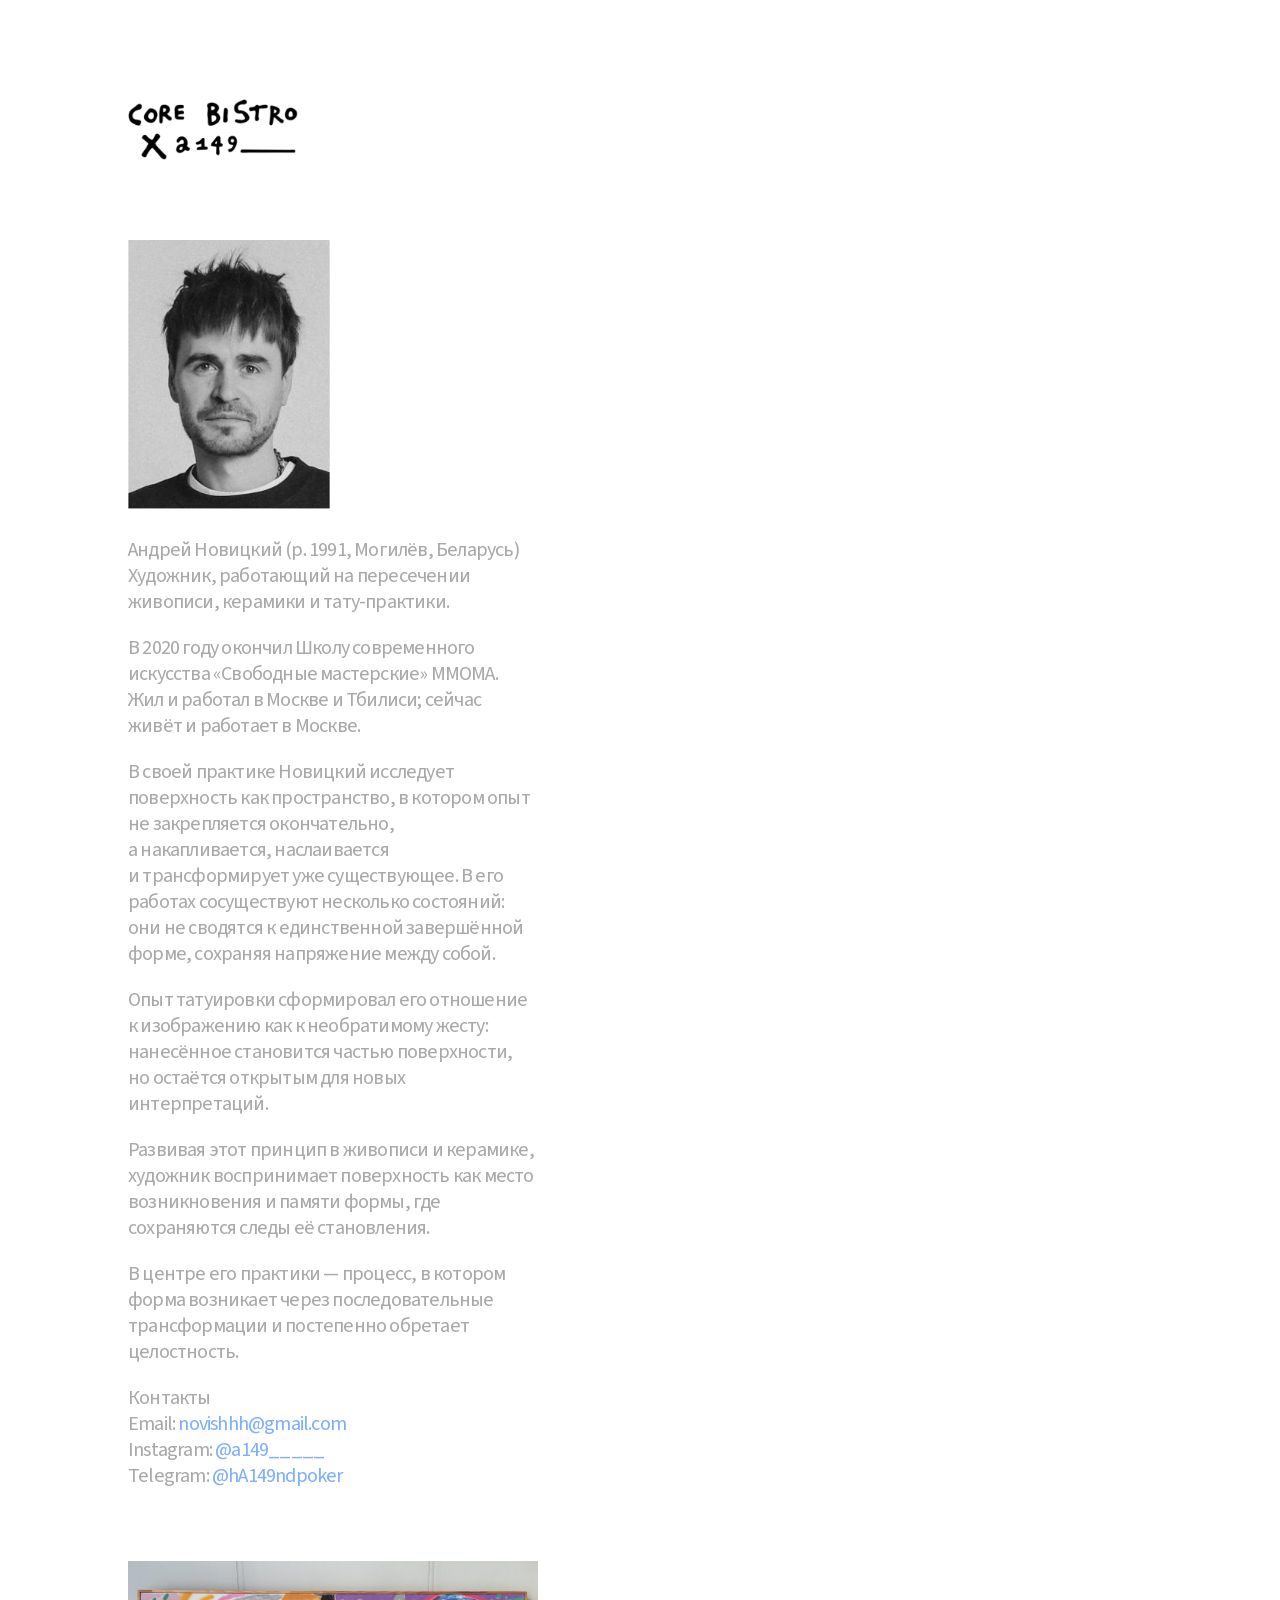
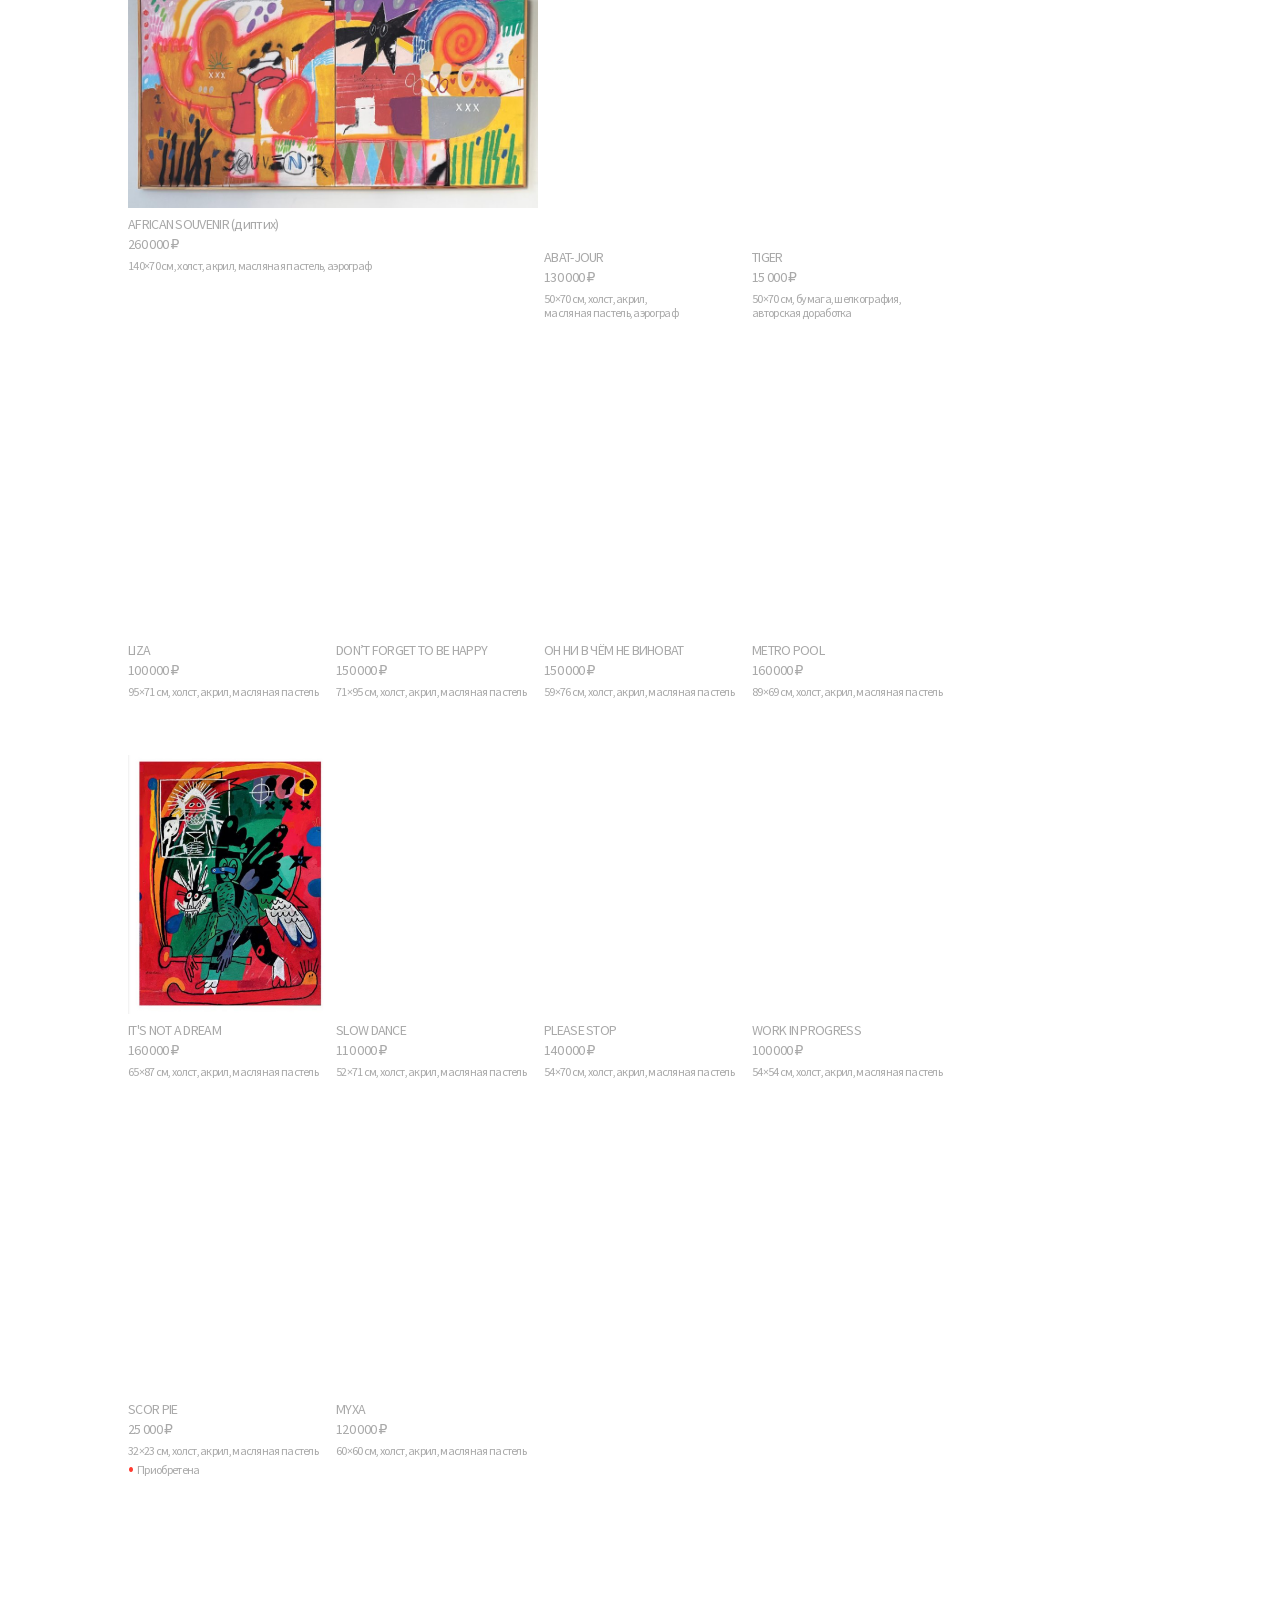
<file: index.html>
<!doctype html>
<html lang="ru">
<head>
<meta charset="utf-8">
<meta name="viewport" content="width=device-width, initial-scale=1">
<title>Андрей Новицкий</title>
<meta http-equiv="refresh" content="0; url=Core/">
<link rel="canonical" href="Core/">
</head>
<body>
<p><a href="Core/">CORE bistro × A149 — Андрей Новицкий</a></p>
</body>
</html>
</file>
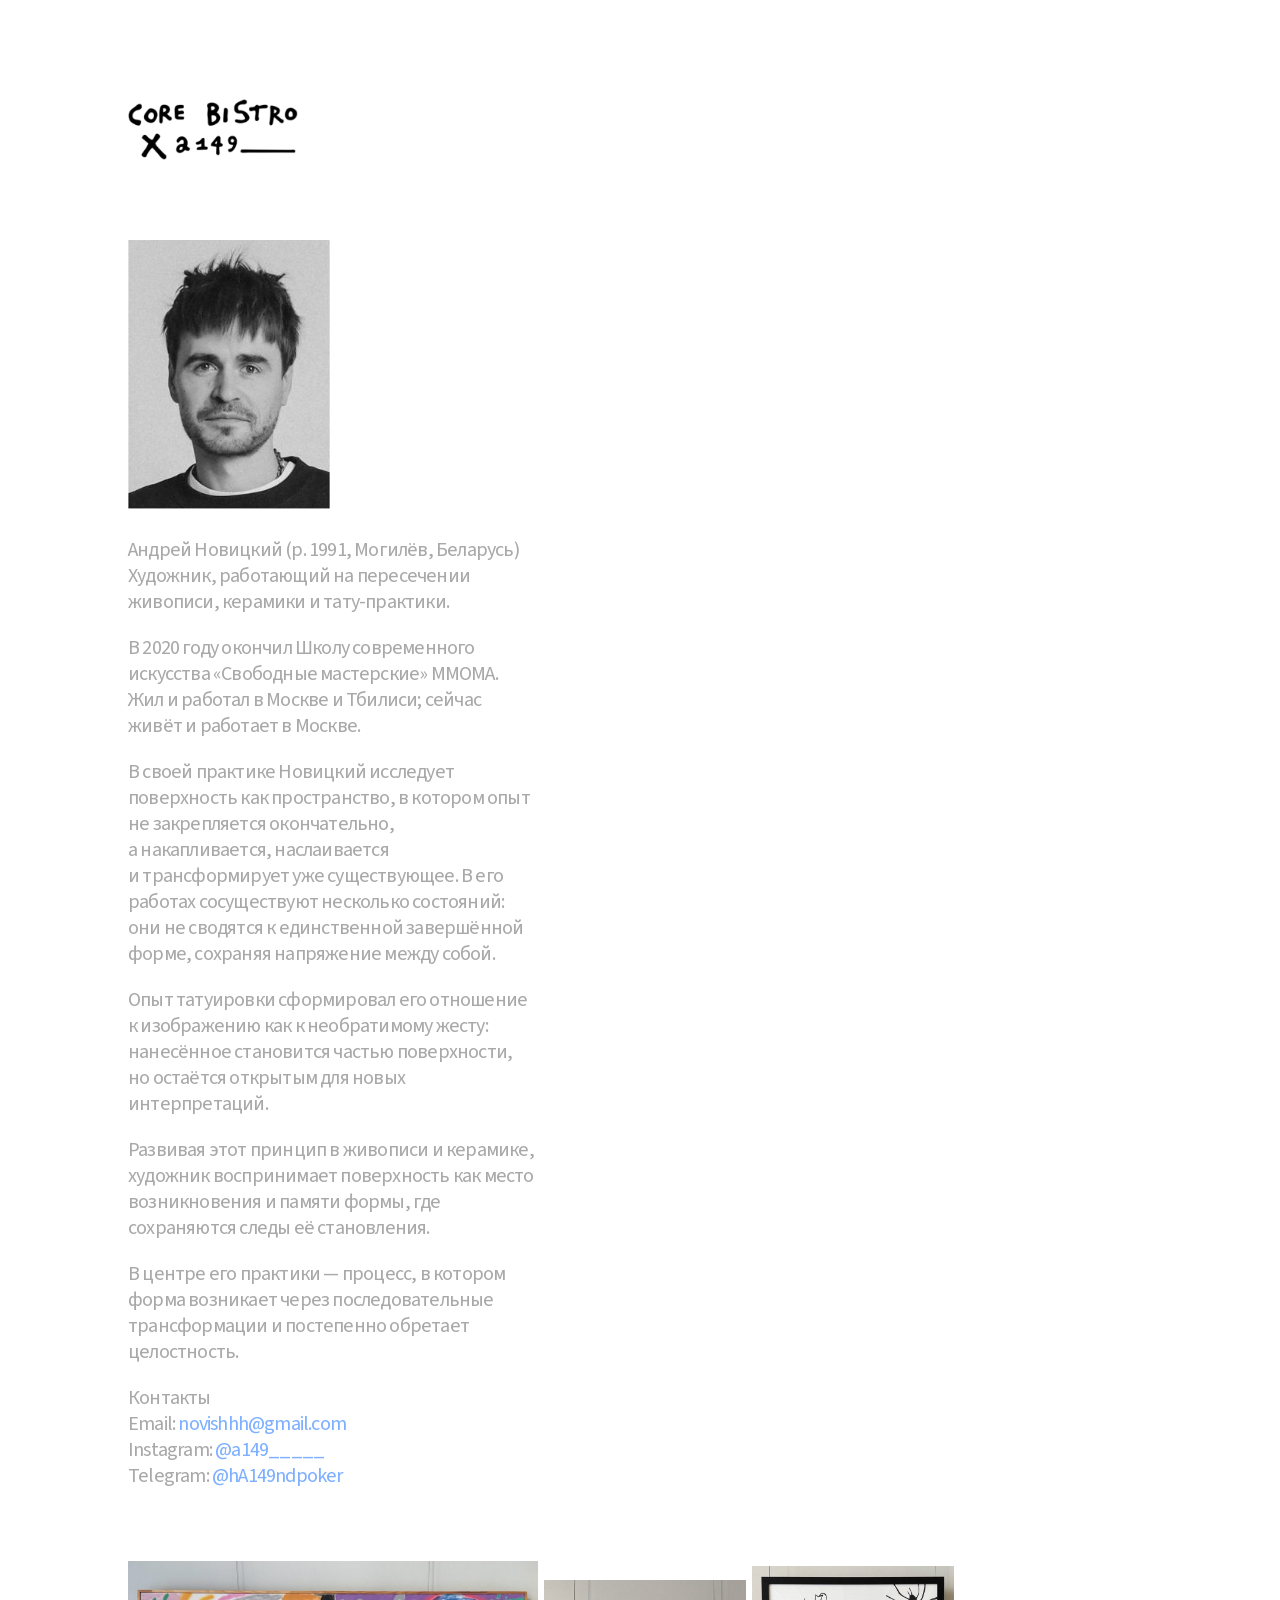
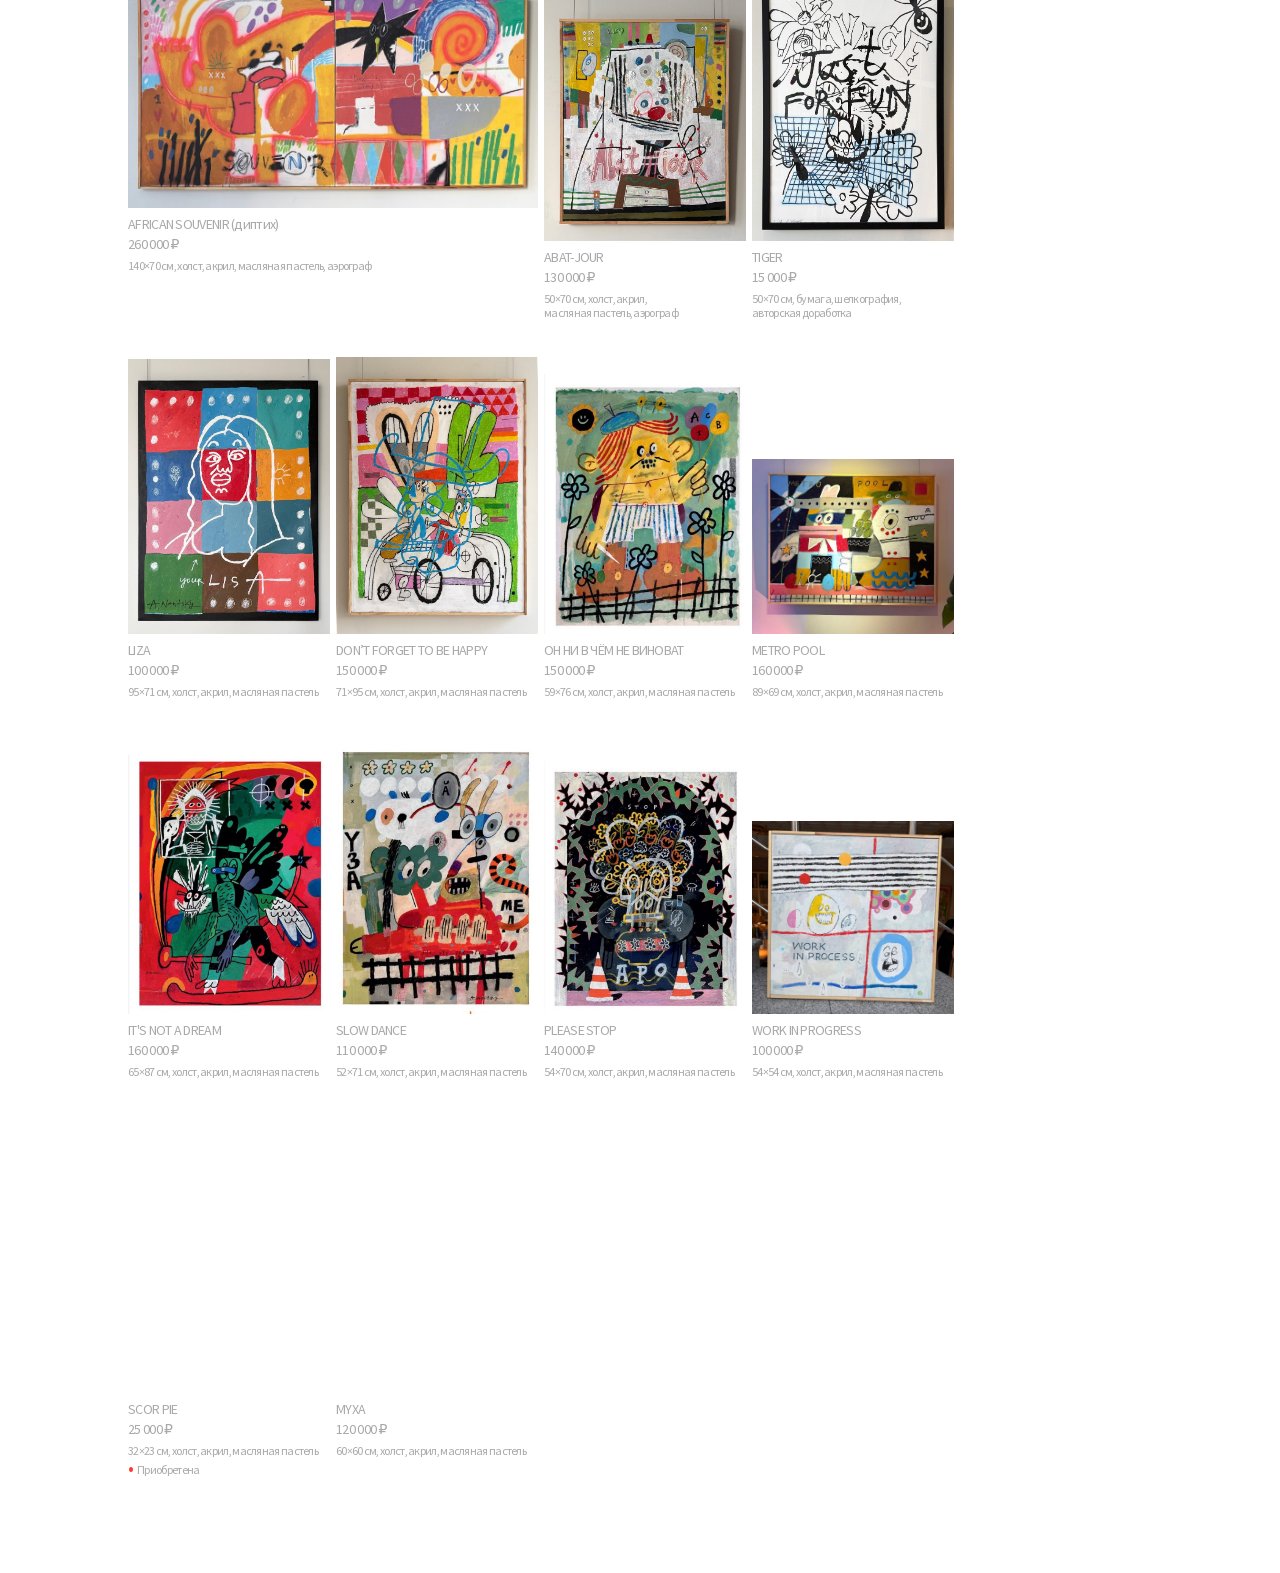
<file: Core/index.html>
<!doctype html>
<html lang="ru">
<head>
<meta charset="utf-8">
<meta name="viewport" content="width=device-width, initial-scale=1">
<title>CORE bistro × A149 — Андрей Новицкий</title>
<meta name="description" content="Работы Андрея Новицкого в CORE bistro. Художник, работающий на пересечении живописи, керамики и тату-практики.">
<meta name="theme-color" content="#ffffff">
<meta property="og:type" content="website">
<meta property="og:title" content="CORE bistro × A149 — Андрей Новицкий">
<meta property="og:description" content="Работы Андрея Новицкого в CORE bistro.">
<link rel="stylesheet" href="styles.css">
</head>
<body>
<div class="page">

  <header class="masthead">
    <img class="logo" src="assets/logo.png" alt="CORE bistro × A149" width="443" height="159">
  </header>

  <section class="bio">
    <img class="bio__photo" src="assets/artist.jpg" alt="Андрей Новицкий" width="267" height="355">
    <p>Андрей Новицкий (р. 1991, Могилёв, Беларусь)<br>Художник, работающий на пересечении живописи, керамики и тату-практики.</p>
    <p>В 2020 году окончил Школу современного искусства «Свободные мастерские» MMOMA.<br>Жил и работал в Москве и Тбилиси; сейчас живёт и работает в Москве.</p>
    <p>В своей практике Новицкий исследует поверхность как пространство, в котором опыт не закрепляется окончательно, а накапливается, наслаивается и трансформирует уже существующее. В его работах сосуществуют несколько состояний: они не сводятся к единственной завершённой форме, сохраняя напряжение между собой.</p>
    <p>Опыт татуировки сформировал его отношение к изображению как к необратимому жесту: нанесённое становится частью поверхности, но остаётся открытым для новых интерпретаций.</p>
    <p>Развивая этот принцип в живописи и керамике, художник воспринимает поверхность как место возникновения и памяти формы, где сохраняются следы её становления.</p>
    <p>В центре его практики — процесс, в котором форма возникает через последовательные трансформации и постепенно обретает целостность.</p>
    <p class="bio__contacts">
      Контакты<br>
      Email: <a href="mailto:novishhh@gmail.com">novishhh@gmail.com</a><br>
      Instagram: <a href="https://instagram.com/a149_____" rel="noopener">@a149_____</a><br>
      Telegram: <a href="https://t.me/hA149ndpoker" rel="noopener">@hA149ndpoker</a>
    </p>
  </section>

  <main class="content">
      <div class="grid">
        <figure class="work work--wide">
          <img src="assets/works/01-african-souvenir.jpg" alt="AFRICAN SOUVENIR (диптих)" width="900" height="543" loading="lazy" decoding="async">
          <figcaption>
            <span class="work__title">AFRICAN SOUVENIR (диптих)</span>
            <span class="work__price">260 000 ₽</span>
            <span class="work__details">140×70 см, холст, акрил, масляная пастель, аэрограф</span>
          </figcaption>
        </figure>
        <figure class="work">
          <img src="assets/works/02-abat-jour.jpg" alt="ABAT-JOUR" width="698" height="900" loading="lazy" decoding="async">
          <figcaption>
            <span class="work__title">ABAT-JOUR</span>
            <span class="work__price">130 000 ₽</span>
            <span class="work__details">50×70 см, холст, акрил, масляная пастель, аэрограф</span>
          </figcaption>
        </figure>
        <figure class="work">
          <img src="assets/works/03-tiger.jpg" alt="TIGER" width="661" height="900" loading="lazy" decoding="async">
          <figcaption>
            <span class="work__title">TIGER</span>
            <span class="work__price">15 000 ₽</span>
            <span class="work__details">50×70 см, бумага, шелкография, авторская доработка</span>
          </figcaption>
        </figure>
        <figure class="work">
          <img src="assets/works/04-liza.jpg" alt="LIZA" width="661" height="900" loading="lazy" decoding="async">
          <figcaption>
            <span class="work__title">LIZA</span>
            <span class="work__price">100 000 ₽</span>
            <span class="work__details">95×71 см, холст, акрил, масляная пастель</span>
          </figcaption>
        </figure>
        <figure class="work">
          <img src="assets/works/05-dont-forget-to-be-happy.jpg" alt="DON’T FORGET TO BE HAPPY" width="656" height="900" loading="lazy" decoding="async">
          <figcaption>
            <span class="work__title">DON’T FORGET TO BE HAPPY</span>
            <span class="work__price">150 000 ₽</span>
            <span class="work__details">71×95 см, холст, акрил, масляная пастель</span>
          </figcaption>
        </figure>
        <figure class="work">
          <img src="assets/works/06-on-ni-v-chem-ne-vinovat.jpg" alt="ОН НИ В ЧЁМ НЕ ВИНОВАТ" width="698" height="900" loading="lazy" decoding="async">
          <figcaption>
            <span class="work__title">ОН НИ В ЧЁМ НЕ ВИНОВАТ</span>
            <span class="work__price">150 000 ₽</span>
            <span class="work__details">59×76 см, холст, акрил, масляная пастель</span>
          </figcaption>
        </figure>
        <figure class="work">
          <img src="assets/works/07-metro-pool.jpg" alt="METRO POOL" width="891" height="772" loading="lazy" decoding="async">
          <figcaption>
            <span class="work__title">METRO POOL</span>
            <span class="work__price">160 000 ₽</span>
            <span class="work__details">89×69 см, холст, акрил, масляная пастель</span>
          </figcaption>
        </figure>
        <figure class="work">
          <img src="assets/works/08-its-not-a-dream.jpg" alt="IT'S NOT A DREAM" width="702" height="900" loading="lazy" decoding="async">
          <figcaption>
            <span class="work__title">IT'S NOT A DREAM</span>
            <span class="work__price">160 000 ₽</span>
            <span class="work__details">65×87 см, холст, акрил, масляная пастель</span>
          </figcaption>
        </figure>
        <figure class="work">
          <img src="assets/works/09-slow-dance.jpg" alt="SLOW DANCE" width="671" height="900" loading="lazy" decoding="async">
          <figcaption>
            <span class="work__title">SLOW DANCE</span>
            <span class="work__price">110 000 ₽</span>
            <span class="work__details">52×71 см, холст, акрил, масляная пастель</span>
          </figcaption>
        </figure>
        <figure class="work">
          <img src="assets/works/10-please-stop.jpg" alt="PLEASE STOP" width="718" height="900" loading="lazy" decoding="async">
          <figcaption>
            <span class="work__title">PLEASE STOP</span>
            <span class="work__price">140 000 ₽</span>
            <span class="work__details">54×70 см, холст, акрил, масляная пастель</span>
          </figcaption>
        </figure>
        <figure class="work">
          <img src="assets/works/11-work-in-progress.jpg" alt="WORK IN PROGRESS" width="900" height="858" loading="lazy" decoding="async">
          <figcaption>
            <span class="work__title">WORK IN PROGRESS</span>
            <span class="work__price">100 000 ₽</span>
            <span class="work__details">54×54 см, холст, акрил, масляная пастель</span>
          </figcaption>
        </figure>
        <figure class="work">
          <img src="assets/works/12-scor-pie.jpg" alt="SCOR PIE" width="759" height="900" loading="lazy" decoding="async">
          <figcaption>
            <span class="work__title">SCOR PIE</span>
            <span class="work__price">25 000 ₽</span>
            <span class="work__details">32×23 см, холст, акрил, масляная пастель</span>
            <span class="work__status work__status--sold">Приобретена</span>
          </figcaption>
        </figure>
        <figure class="work">
          <img src="assets/works/13-myxa.jpg" alt="MYXA" width="773" height="900" loading="lazy" decoding="async">
          <figcaption>
            <span class="work__title">MYXA</span>
            <span class="work__price">120 000 ₽</span>
            <span class="work__details">60×60 см, холст, акрил, масляная пастель</span>
          </figcaption>
        </figure>
      </div>
  </main>

</div>
</body>
</html>
</file>
<file: Core/styles.css>
/* ---------------------------------------------------------------------------
   CORE bistro x A149 — Andrey Novitsky, works catalogue

   Ported from the "Kirill Snegur — site" system: same design-pixel unit, same
   430px mobile frame, same two-column project grid (202 + 6 + 202 inside a
   10px inset), same Source Sans caption style.

   One deliberate departure: the source crops every project image into a fixed
   202:459 box. Paintings cannot be cropped, so each work is *fitted* into a
   uniform 202:280 box instead and bottom-aligned, so the works stand on a
   common baseline with their names aligned beneath — a gallery hang, and it
   keeps the tidy rows the fixed box gives the source.
   --------------------------------------------------------------------------- */

:root {
  /* 1 design pixel. Fills the screen up to 430px, then keeps scaling to a
     1.2x cap so the column does not become oversized on small tablets. */
  --u: min(calc(100vw / 430), 1.2px);

  --edge: 0;      /* page left margin, design px */
  --inset: 10;    /* side padding of the works grid, design px */
  --pad-top: 40;
  --pad-bottom: 97;

  --ink: #a9a9a9;
  --ink-strong: #000;
  --link: #7eb0ff;
  --paper: #fff;

  --status-reserved: #2f6bff;   /* blue dot */
  --status-sold: #ff3b30;       /* red dot */

  --font: "Source Sans 3", system-ui, -apple-system, "Segoe UI", Roboto,
          "Helvetica Neue", Arial, sans-serif;
  --font-caption: "Source Sans Pro", "Source Sans 3", system-ui,
                  "Helvetica Neue", Arial, sans-serif;

  --fs-body: 20;
  --fs-caption: 14;
  --wt-body: 420;   /* variable wght axis, not a static weight */
  --wt-caption: 400;
  --track-body: -0.04em;
  --track-caption: -0.05em;
}

/* Both faces self-hosted (SIL OFL), no third-party request. Latin and Cyrillic
   are separate subsets with unicode-range. The work titles mix both scripts,
   so this page pulls all four files. Source Sans 3 is the variable file, so
   wght 420 is a real interpolation, not a synthesised weight. */
@font-face {
  font-family: "Source Sans 3";
  src: url("assets/source-sans-3-latin.woff2") format("woff2-variations");
  font-weight: 200 900; font-style: normal; font-display: swap;
  unicode-range: U+0000-00FF, U+0131, U+0152-0153, U+02BB-02BC, U+02C6, U+02DA, U+02DC,
    U+0304, U+0308, U+0329, U+2000-206F, U+20AC, U+2122, U+2191, U+2193,
    U+2212, U+2215, U+FEFF, U+FFFD;
}
@font-face {
  font-family: "Source Sans 3";
  src: url("assets/source-sans-3-cyrillic.woff2") format("woff2-variations");
  font-weight: 200 900; font-style: normal; font-display: swap;
  unicode-range: U+0301, U+0400-045F, U+0490-0491, U+04B0-04B1, U+2116;
}
@font-face {
  font-family: "Source Sans Pro";
  src: url("assets/source-sans-pro-latin.woff2") format("woff2");
  font-weight: 400; font-style: normal; font-display: swap;
  unicode-range: U+0000-00FF, U+0131, U+0152-0153, U+02BB-02BC, U+02C6, U+02DA, U+02DC,
    U+0304, U+0308, U+0329, U+2000-206F, U+20AC, U+2122, U+2191, U+2193,
    U+2212, U+2215, U+FEFF, U+FFFD;
}
@font-face {
  font-family: "Source Sans Pro";
  src: url("assets/source-sans-pro-cyrillic.woff2") format("woff2");
  font-weight: 400; font-style: normal; font-display: swap;
  unicode-range: U+0301, U+0400-045F, U+0490-0491, U+04B0-04B1, U+2116;
}

*, *::before, *::after { box-sizing: border-box; }

html { -webkit-text-size-adjust: 100%; }

body {
  margin: 0;
  background: var(--paper);
  color: var(--ink);
  font-family: var(--font);
  font-size: calc(var(--fs-body) * var(--u));
  line-height: calc(var(--fs-body) * var(--u));   /* Regular-20: 100% */
  font-weight: var(--wt-body);
  letter-spacing: var(--track-body);
  -webkit-font-smoothing: antialiased;
}

.page {
  width: calc(430 * var(--u));
  margin-inline: auto;
  padding: calc(var(--pad-top) * var(--u)) 0 calc(var(--pad-bottom) * var(--u))
           calc(var(--edge) * var(--u));
}

/* --- masthead ------------------------------------------------------------ */

/* Sits on the same 10px inset as the grid. Trimmed to the ink and recoloured
   to black-on-transparent, so it aligns optically with the first card row. */
.masthead {
  padding-inline: calc(var(--inset) * var(--u));
  margin-bottom: calc(56 * var(--u));
}

.logo {
  display: block;
  width: calc(170 * var(--u));
  height: auto;
}

/* --- artist --------------------------------------------------------------
   Same 10px inset and 410px measure as the grid; the photo is one grid column
   wide, so it lines up with the cards below it.
   ------------------------------------------------------------------------- */

.bio {
  padding-inline: calc(var(--inset) * var(--u));
  max-width: calc((410 + 2 * var(--inset)) * var(--u));
  margin-bottom: calc(72 * var(--u));
}

.bio__photo {
  display: block;
  width: calc(202 * var(--u));
  height: auto;
  margin-bottom: calc(28 * var(--u));
  filter: grayscale(1);      /* the source card prints it black and white */
}

/* The source project sets 100% leading, but its longest block is four lines.
   This is six paragraphs of Cyrillic prose, so it gets a reading leading. */
.bio p {
  margin: 0;
  line-height: calc(26 * var(--u));
}
.bio p + p { margin-top: calc(20 * var(--u)); }

.bio__contacts { margin-top: calc(28 * var(--u)); }

.bio a { color: var(--link); text-decoration: none; }
.bio a:hover { text-decoration: underline; }
.bio a:focus-visible { outline: 2px solid var(--link); outline-offset: 2px; }

/* --- works grid ---------------------------------------------------------- */

.content { padding-inline: calc(var(--inset) * var(--u)); }

.grid {
  display: grid;
  grid-template-columns: repeat(2, calc(202 * var(--u)));
  column-gap: calc(6 * var(--u));
  row-gap: calc(34 * var(--u));
  align-items: start;
}

.work { margin: 0; }

/* Uniform box, work fitted inside and sat on the bottom edge. `contain` keeps
   every canvas whole; `50% 100%` puts them all on one baseline, so a landscape
   diptych and a tall portrait still line their names up across the row. */
.work img {
  display: block;
  width: 100%;
  height: calc(280 * var(--u));   /* beats the height attribute's hint */
  object-fit: contain;
  object-position: 50% 100%;
}

/* A horizontal work (ratio > 1.4 — currently the AFRICAN SOUVENIR diptych)
   takes both columns and keeps its own height, so it is not stranded in a
   portrait box. `span 2` holds on desktop's four columns too. */
.work--wide { grid-column: span 2; }
.work--wide img { height: auto; }

.work figcaption {                       /* Regular-14 */
  font-family: var(--font-caption);
  font-size: calc(var(--fs-caption) * var(--u));
  line-height: normal;                   /* AUTO in Figma */
  font-weight: var(--wt-caption);
  letter-spacing: var(--track-caption);
  margin-top: calc(7 * var(--u));
  text-wrap: balance;
}

/* Card caption, top to bottom: title / price / size, materials / status.
   The last two are secondary: 2px under the caption size, 120% leading. */
.work figcaption > span { display: block; }

.work__price {
  margin-top: calc(2 * var(--u));
  font-variant-numeric: tabular-nums;
}

.work__details,
.work__status {
  font-size: calc((var(--fs-caption) - 2) * var(--u));
  line-height: 1.2;
}

.work__details { margin-top: calc(6 * var(--u)); }
.work__status  { margin-top: calc(4 * var(--u)); }

.work__status::before {
  content: "•";
  color: var(--dot);
  font-size: 1.6em;          /* the bare glyph is a speck at 12px */
  line-height: 0;
  vertical-align: -0.08em;
  margin-right: 0.2em;
}
.work__status--reserved { --dot: var(--status-reserved); }
.work__status--sold     { --dot: var(--status-sold); }

/* --- desktop -------------------------------------------------------------
   Same cards at the same 202px width, four across instead of two, hung off the
   128px left margin the source project uses. Design pixels become real pixels.
   --------------------------------------------------------------------------- */

@media (min-width: 1000px) {
  :root {
    --u: 1px;
    --edge: 128;
    --inset: 0;
    --pad-top: 99;
    --pad-bottom: 96;
  }

  .page { width: auto; margin-inline: 0; }

  .masthead { margin-bottom: calc(80 * var(--u)); }

  .grid {
    grid-template-columns: repeat(4, calc(202 * var(--u)));
    width: max-content;
  }
}
</file>
